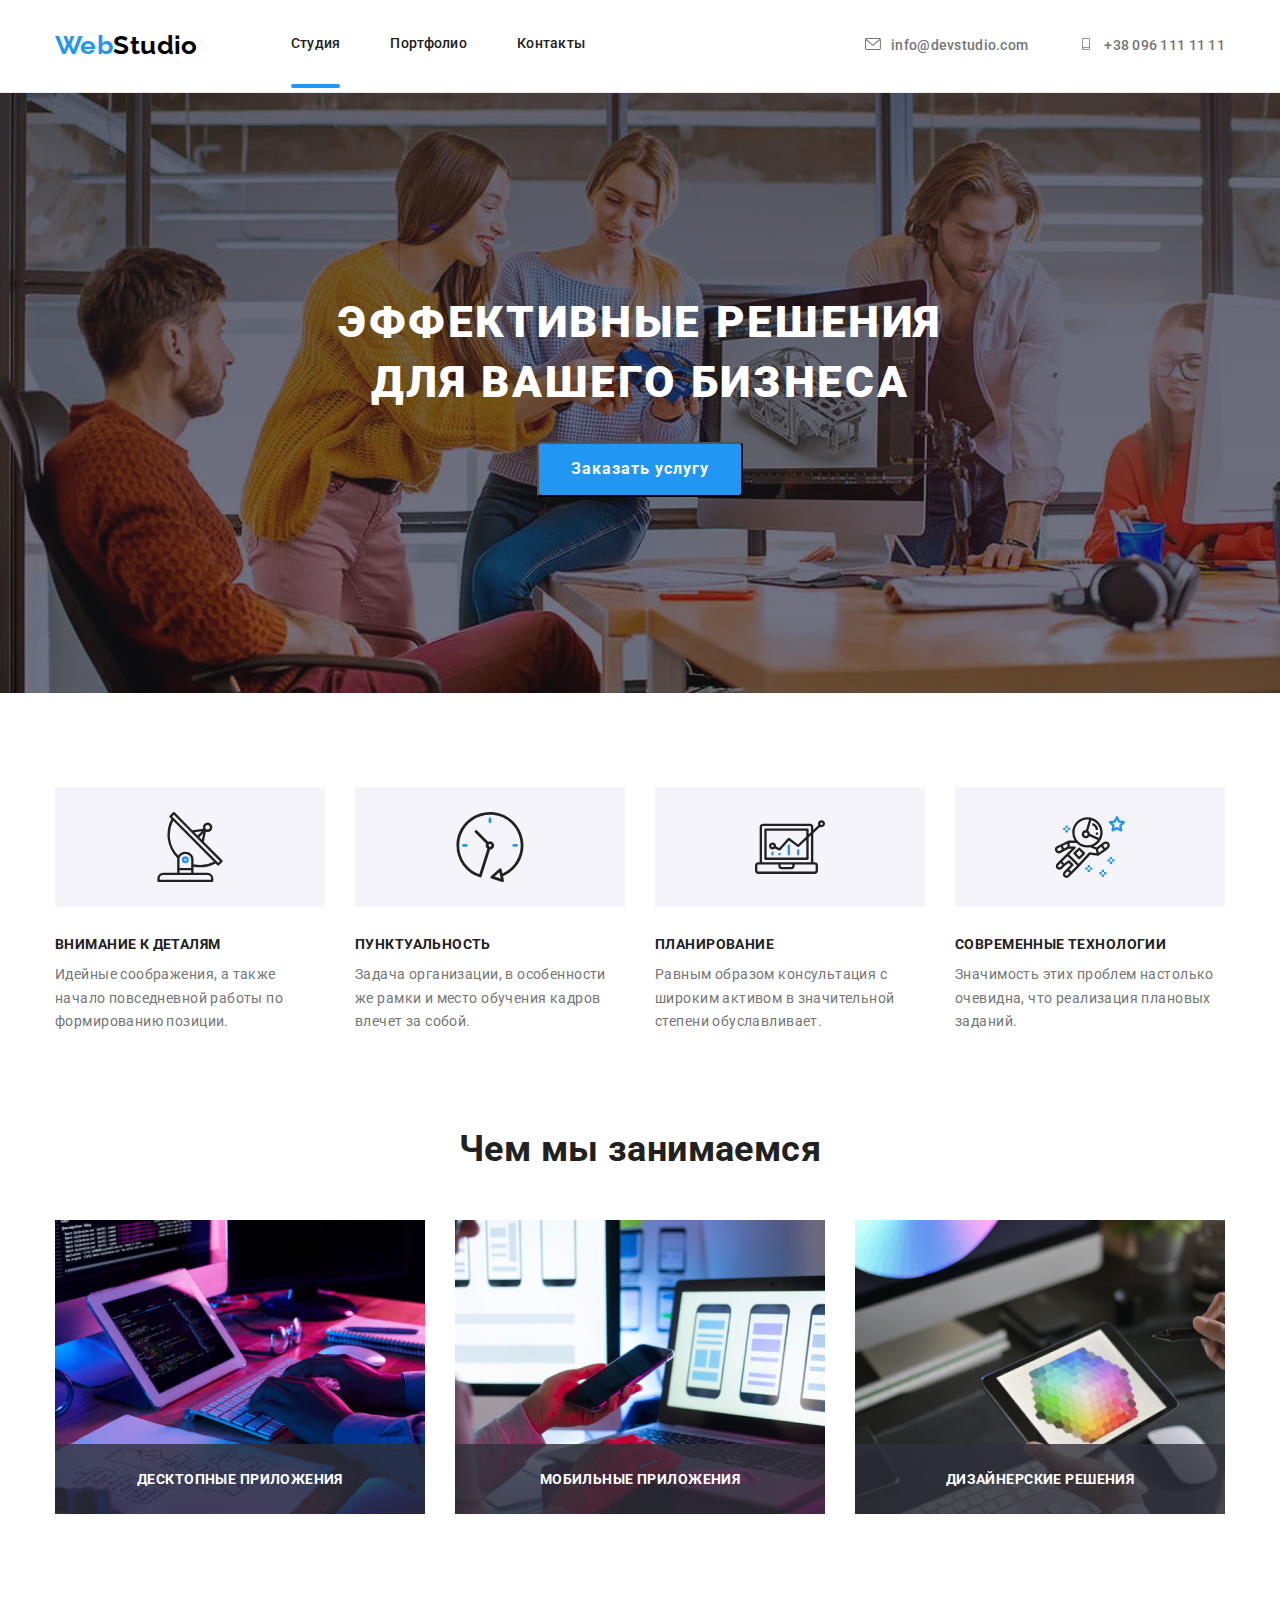
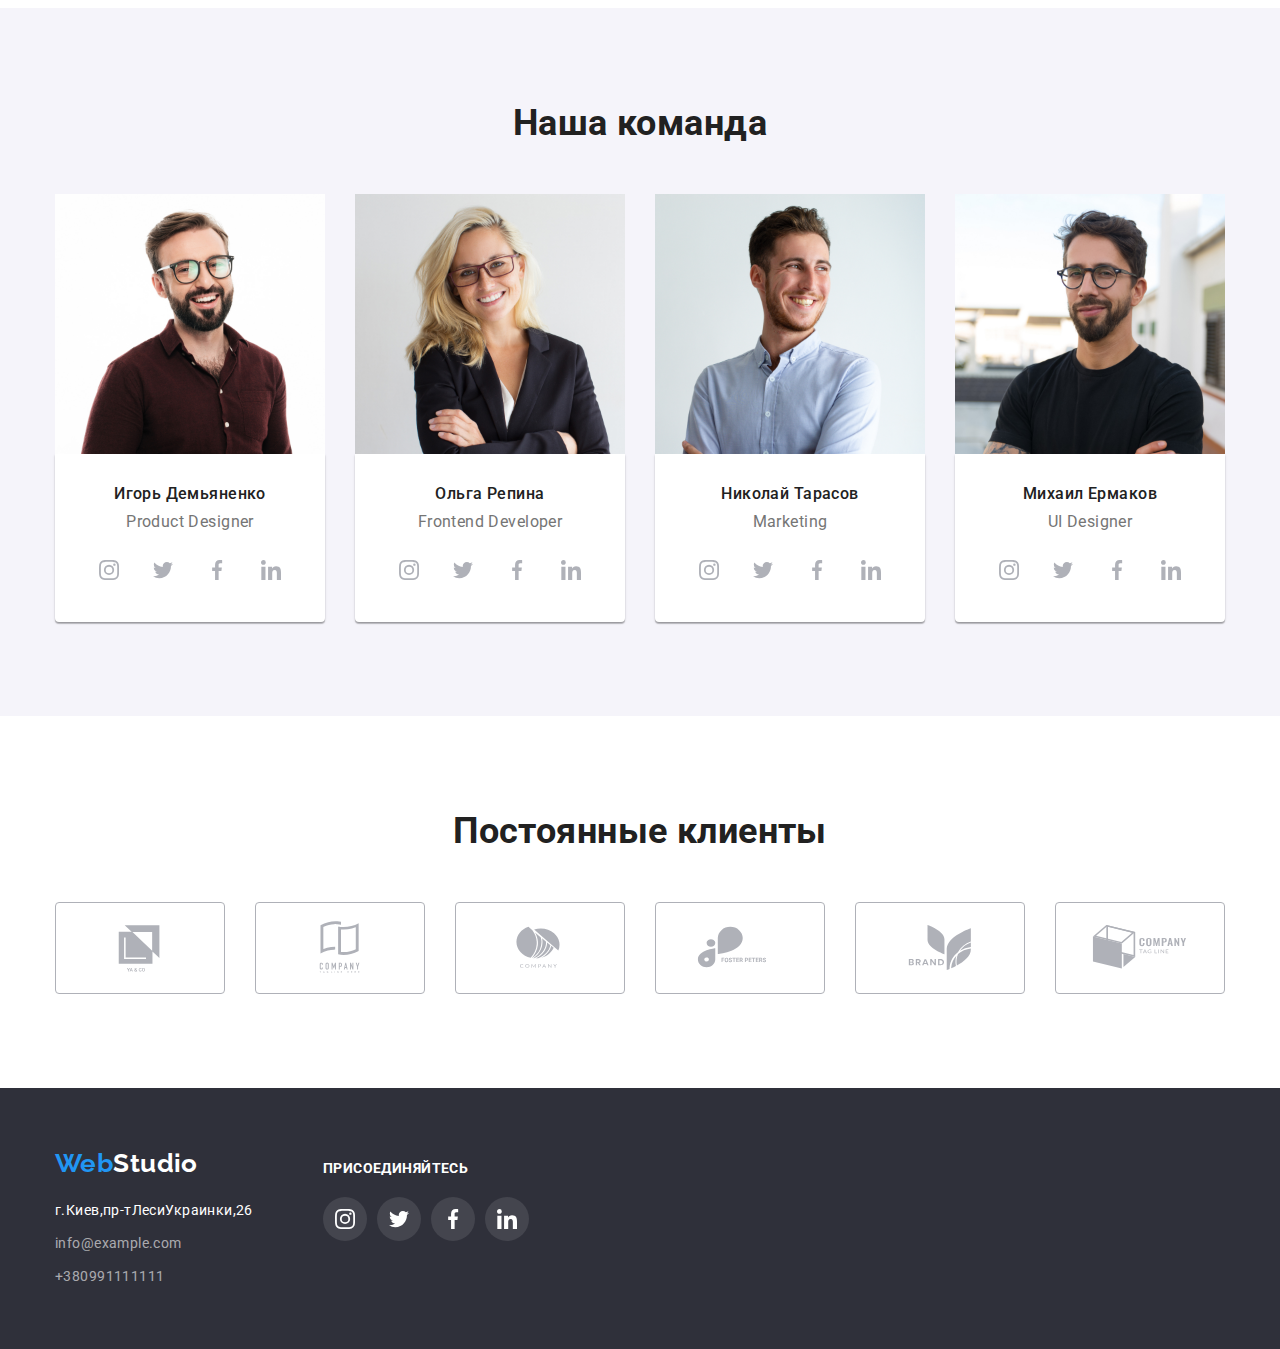
<file: index.html>
<!DOCTYPE html>
<html lang="ru">
<head>
    <meta charset="UTF-8">
    <meta http-equiv="X-UA-Compatible" content="IE=edge">
    <meta name="viewport" content="width=device-width, initial-scale=1.0">
    <title>Document</title>
    <link rel="preconnect" href="https://fonts.googleapis.com">
<link rel="preconnect" href="https://fonts.gstatic.com" crossorigin>
<link href="https://fonts.googleapis.com/css2?family=Raleway:wght@700&family=Roboto:wght@400;500;700;900&display=swap" rel="stylesheet">
 <link rel="stylesheet" href="https://cdnjs.cloudflare.com/ajax/libs/modern-normalize/1.1.0/modern-normalize.min.css">
<link rel="stylesheet" href="./css/styles.css">
</head>
<body>
       <header class="page-header">
        <div class="container main-nav">
            <nav>
                <a href="" class="logo">
                 <span class="logo2">Web</span>Studio
                </a>
               <ul class="site-nav list">
                   <li class="nav-item"><a class="active" href="./index.html">Студия</a></li>
                   <li class="nav-item"><a href="./portfolio.html">Портфолио</a></li>
                   <li class="nav-item"><a href="">Контакты</a></li>
               </ul>
            </nav>
               <ul class="connection list">
                   <li class="nav-item">
                    <a href="" class="connection-email"><svg class="connection-icon" width="16px" height="12px">
                       <use href="./images/icons.svg#mail-hover"></use>
                   </svg>info@devstudio.com</a></li>
                   <li class="nav-item">
                    <a href="" class="connection-tel"><svg class="connection-icon" width="10px" height="16px">
                        <use href="./images/icons.svg#smartphone"></use>
                    </svg>+38 096 111 11 11</a></li>
               </ul>
        </div>
    </header> 
                
    <main>
    
   <section class="hero section">
       <div class="container">
       <h1 class="main-title">Эффективные решения<br> для вашего бизнеса</h1>
       <button type="button" class="button" data-modal-open>Заказать услугу</button>
    </div>
    <div class="backdrop is-hidden" data-modal>
        <div class="modal">
            <svg class="modal-icon" height="11px" width="11px">
                <use href="./images/icons.svg#icon-close-black" data-modal-close></use>
            </svg>
        </div>
    </div>
    </section>
   <section class="section">
    <div class="container">
    <h2 class="second-title visually-hidden">Принципы</h2>
       <ul class="principlist list">
           <li class="principlist-subtitle">
               <div class="icon-box">
                   <svg class="principlist-icon" height="70px" width="70px">
                   <use href="./images/icons.svg#antenna-1"></use>
               </svg> </div>
               <h3 class="subtitle">Внимание к деталям</h3>
               <p>Идейные соображения, а также начало повседневной работы по формированию позиции.</p>
            </li>
            <li class="principlist-subtitle">
               <div class="icon-box">
                <svg class="principlist-icon" height="70px" width="70px">
                    <use href="./images/icons.svg#clock-1"></use>
                </svg></div>
                <h3 class="subtitle">Пунктуальность</h3>
                <p>Задача организации, в особенности же рамки и место обучения кадров влечет за собой.</p>
             </li>
             <li class="principlist-subtitle">
               <div class="icon-box">
                <svg class="principlist-icon" height="70px" width="70px">
                    <use href="./images/icons.svg#diagram-1"></use>
                </svg></div>
                <h3 class="subtitle">Планирование</h3>
                <p>Равным образом консультация с широким активом в значительной степени обуславливает.</p>
             </li>
             <li class="principlist-subtitle"> 
                <div class="icon-box">
                <svg class="principlist-icon" height="70px" width="70px">
                    <use href="./images/icons.svg#astronaut-1"></use>
                </svg></div>
                 <h3 class="subtitle">Современные технологии</h3>
                <p>Значимость этих проблем настолько очевидна, что реализация плановых заданий.</p>
             </li>
       </ul>
    </div>
   </section>
   <section class="title section">
       <div class="container">
       <h2 class="second-title list">Чем мы занимаемся</h2>
       <ul class="principlist list">
           <li class="foto-list">
            <div class="principlist-img"><img src="./images/1.jpg" alt="Рабочий процес програмирования" width="370">
            <div class="descript"> <p class="principlist-text">Десктопные приложения</p></div></div>
            </li>
           <li class="foto-list">
            <div class="principlist-img"><img src="./images/2.jpg" alt="Ноутбук и смартфон" width="370">
            <div class="descript"> <p class="principlist-text">Мобильные приложения</p> </div></div>
        </li>
           <li class="foto-list">
            <div class="principlist-img"><img src="./images/3.png" alt="Цветовая палитра на экране планшета" width="370">
            <div class="descript"> <p class="principlist-text">Дизайнерские решения</p> </div></div>
        </li>
       </ul>
    </div>
    </section>
   <section class="title-team section">
       <div class="container">
       <h2 class="second-title list">Наша команда</h2>
       <ul class="principlist list">
           <li class="team-list">
            <img src="./images/4.jpg" class="foto" alt="Фото Игоря Демьяненко" width="270">
        <div class="team">
            <h3 class="title-people">Игорь Демьяненко</h3>
            <p class="text">Product Designer</p>
                <ul class="social-group list"> 
        <li class="icon-list">
            <a href="" class="social-link">
                <svg class="icon" height="20" width="20">
                  <use href="./images/icons.svg#instagram-grey"></use>
               </svg> 
            </a> 
        </li>
        <li class="icon-list">
            <a href="" class="social-link">
                <svg class="icon" height="20" width="20">
                  <use href="./images/icons.svg#twitter-1"></use>
                </svg> 
            </a>
        </li>
        <li class="icon-list">
             <a href="" class="social-link">
                 <svg class="icon" height="20" width="20">
                     <use href="./images/icons.svg#facebook-1"></use>
                </svg> 
            </a>
        </li>
        <li class="icon-list">
             <a href="" class="social-link">
                 <svg class="icon" height="20" width="20">
                  <use href="./images/icons.svg#linkedin-1"></use>
                </svg> 
            </a>
         </li>
        </ul>  
        </div>
           </li>
           <li class="team-list">            
            <img src="./images/5.jpg" class="foto" alt="Фото Ольги Репиной" width="270">
        <div class="team">
            <h3 class="title-people">Ольга Репина</h3>
            <p class="text">Frontend Developer</p>
            <ul class="social-group list"> 
                <li class="icon-list">
                    <a href="" class="social-link">
                        <svg class="icon" height="20" width="20">
                          <use href="./images/icons.svg#instagram-grey"></use>
                       </svg> 
                    </a> 
                </li>
                <li class="icon-list">
                    <a href="" class="social-link">
                        <svg class="icon" height="20" width="20">
                          <use href="./images/icons.svg#twitter-1"></use>
                        </svg> 
                    </a>
                </li>
                <li class="icon-list">
                     <a href="" class="social-link">
                         <svg class="icon" height="20" width="20">
                             <use href="./images/icons.svg#facebook-1"></use>
                        </svg> 
                    </a>
                </li>
                <li class="icon-list">
                     <a href="" class="social-link">
                         <svg class="icon" height="20" width="20">
                          <use href="./images/icons.svg#linkedin-1"></use>
                        </svg> 
                    </a>
                 </li>
                </ul>  
        </div>
           </li>
           <li class="team-list">
            <img src="./images/6.jpg" class="foto" alt="Фото Николая Тарасова" width="270">
        <div class="team">
            <h3 class="title-people">Николай Тарасов</h3>
            <p class="text">Marketing</p>
            <ul class="social-group list"> 
                <li class="icon-list">
                    <a href="" class="social-link">
                        <svg class="icon" height="20" width="20">
                          <use href="./images/icons.svg#instagram-grey"></use>
                       </svg> 
                    </a> 
                </li>
                <li class="icon-list">
                    <a href="" class="social-link">
                        <svg class="icon" height="20" width="20">
                          <use href="./images/icons.svg#twitter-1"></use>
                        </svg> 
                    </a>
                </li>
                <li class="icon-list">
                     <a href="" class="social-link">
                         <svg class="icon" height="20" width="20">
                             <use href="./images/icons.svg#facebook-1"></use>
                        </svg> 
                    </a>
                </li>
                <li class="icon-list">
                     <a href="" class="social-link">
                         <svg class="icon" height="20" width="20">
                          <use href="./images/icons.svg#linkedin-1"></use>
                        </svg> 
                    </a>
                 </li>
                </ul>  
        </div>
           </li>
           <li class="team-list"> 
            <img src="./images/7.jpg" class="foto" alt="Фото Михаила Ермакова" width="270">
         <div class="team">
            <h3 class="title-people">Михаил Ермаков</h3>
            <p class="text">UI Designer</p>
            <ul class="social-group list"> 
                <li class="icon-list">
                    <a href="" class="social-link">
                        <svg class="icon" height="20" width="20">
                          <use href="./images/icons.svg#instagram-grey"></use>
                       </svg> 
                    </a> 
                </li>
                <li class="icon-list">
                    <a href="" class="social-link">
                        <svg class="icon" height="20" width="20">
                          <use href="./images/icons.svg#twitter-1"></use>
                        </svg> 
                    </a>
                </li>
                <li class="icon-list">
                     <a href="" class="social-link">
                         <svg class="icon" height="20" width="20">
                             <use href="./images/icons.svg#facebook-1"></use>
                        </svg> 
                    </a>
                </li>
                <li class="icon-list">
                     <a href="" class="social-link">
                         <svg class="icon" height="20" width="20">
                          <use href="./images/icons.svg#linkedin-1"></use>
                        </svg> 
                    </a>
                 </li>
                </ul>  
        </div>
        </li>
       </ul>
    </div>   
   </section>
<section class="section">
    <div class="container">
        <h2 class="second-title list">Постоянные клиенты</h2>
           <ul class="principlist list">
               <li class="client-list">
                   <a href="" class="client">
                       <svg class="client-logo" height="60" width="106">
                       <use href="./images/icons.svg#Logo"></use>
                   </svg> 
                </a>
                </li>
                <li class="client-list">
                    <a href="" class="client">
                        <svg class="client-logo" height="60" width="106">
                        <use href="./images/icons.svg#Logo-1"></use>
                    </svg> </a>
                 </li>
                 <li class="client-list">
                    <a href="" class="client">
                        <svg class="client-logo" height="60" width="106">
                        <use href="./images/icons.svg#Logo-2"></use>
                    </svg> </a>
                 </li>
                 <li class="client-list">
                    <a href="" class="client">
                        <svg class="client-logo" height="60" width="106">
                        <use href="./images/icons.svg#Logo-3"></use>
                    </svg> </a>
                 </li>
                 <li class="client-list">
                    <a href="" class="client">
                        <svg class="client-logo" height="60" width="106">
                        <use href="./images/icons.svg#Logo-4"></use>
                    </svg> </a>
                 </li>
                 <li class="client-list">
                    <a href="" class="client">
                        <svg class="client-logo" height="60" width="106">
                        <use href="./images/icons.svg#Logo-5"></use>
                    </svg> </a>
                 </li>

            </ul>           
   </div>                
</section>
</main>


<footer>
    <section class="page-footer">
    <div class="container footer-container">
    <div class="logo-contacts">
        <a href="" class="logo-footer ">
        <span class="logo-footer2">Web</span>Studio
       </a>
  <address class="contacts">
        <ul class="list-contacts list">
            <li><a href="" class="contacts-addres">г.Киев,пр-тЛесиУкраинки,26</a></li>
            <li><a href="mailto:info@example.com" class="contacts-mail">info@example.com</a></li>
            <li><a href="tel:+380991111111" class="contacts-tel">+380991111111</a></li>
        </ul>
    </address>
</div>
<div class="networks-box">
<h3 class="networks-title">Присоединяйтесь</h3>
<ul class="networks list">
    <li class="networks-list">
        <a href="" class="networks-link">
            <svg class="networks-icon" height="20" width="20">
              <use href="./images/icons.svg#instagram-grey"></use>
           </svg> 
        </a> 
    </li>
    <li class="networks-list">
        <a href="" class="networks-link">
            <svg class="networks-icon" height="20" width="20">
              <use href="./images/icons.svg#twitter-1"></use>
           </svg> 
        </a> 
    </li>
    <li class="networks-list">
        <a href="" class="networks-link">
            <svg class="networks-icon" height="20" width="20">
              <use href="./images/icons.svg#facebook-1"></use>
           </svg> 
        </a> 
    </li>
    <li class="networks-list">
        <a href="" class="networks-link">
            <svg class="networks-icon" height="20" width="20">
              <use href="./images/icons.svg#linkedin-1"></use>
           </svg> 
        </a> 
    </li>
</ul>
</div>
</div>
</section>
</footer>
<script src="./js/modal.js"></script>
</body>
</html>
</file>
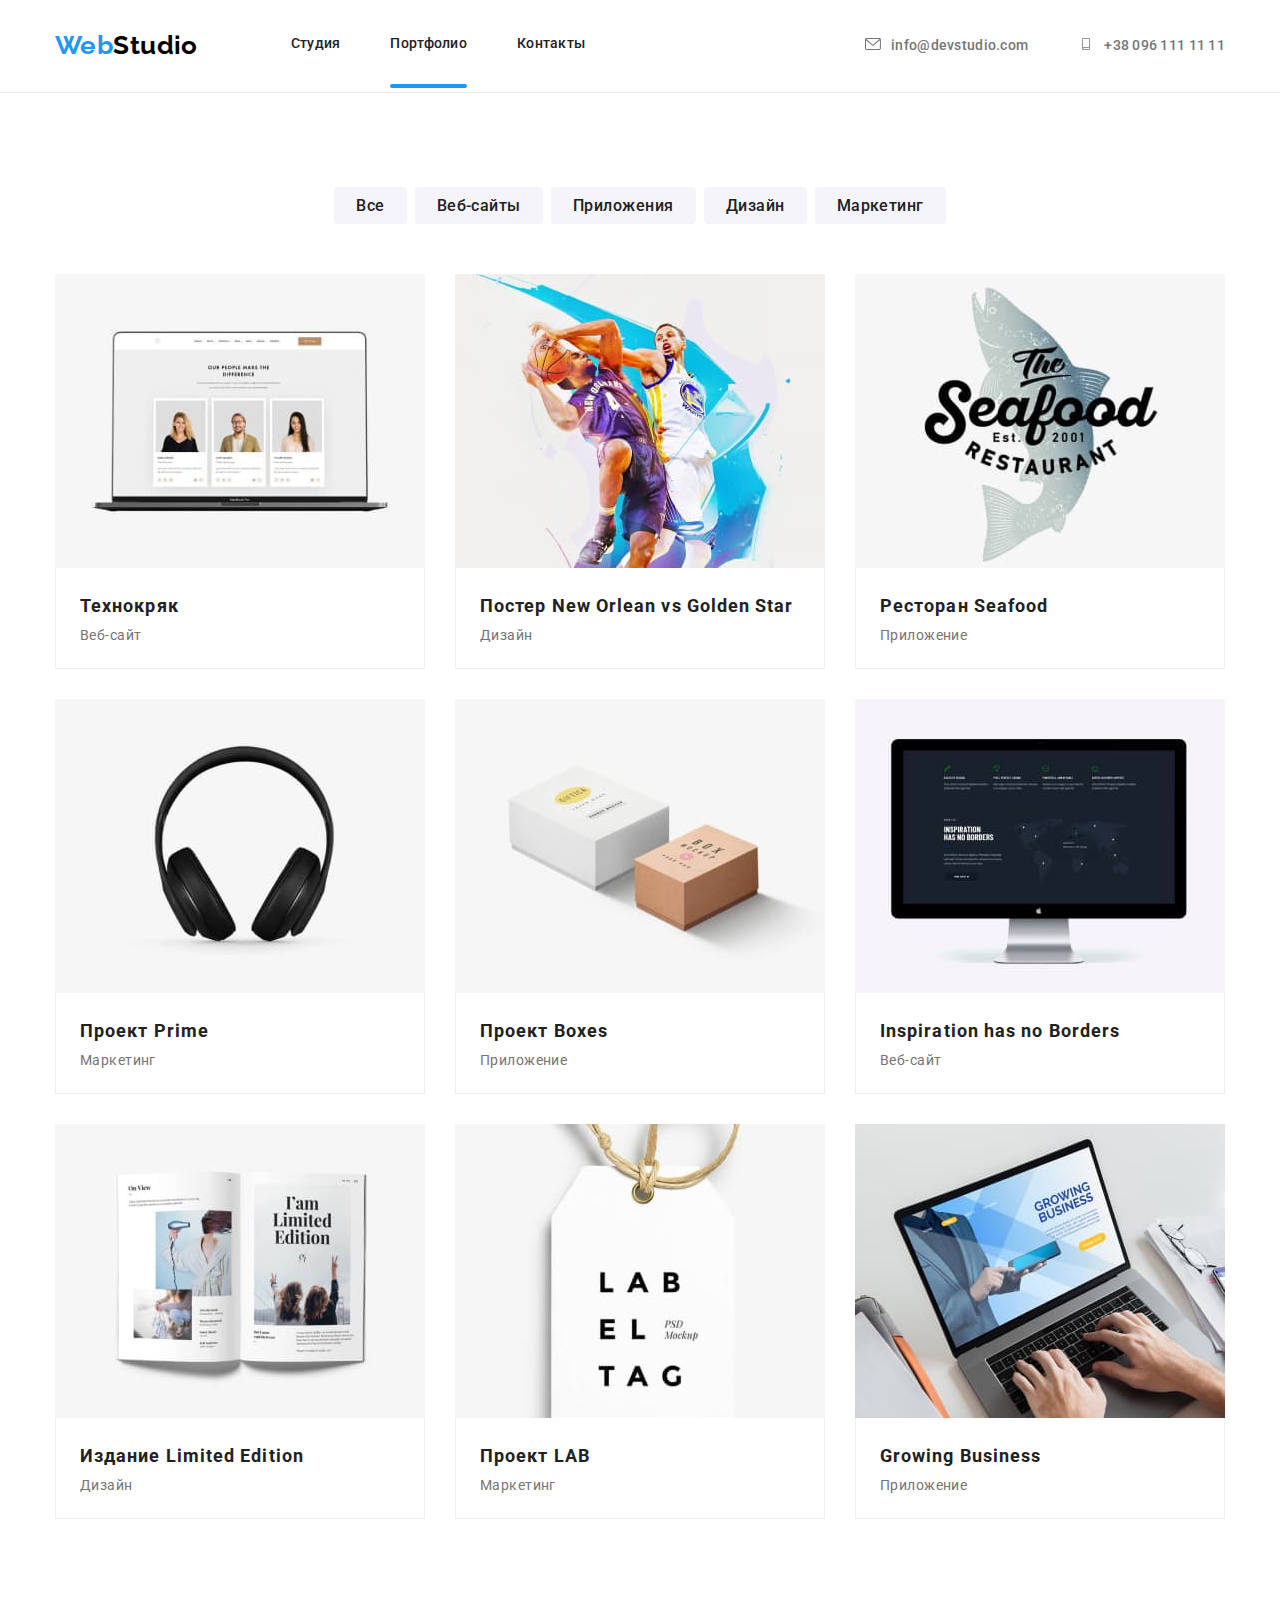
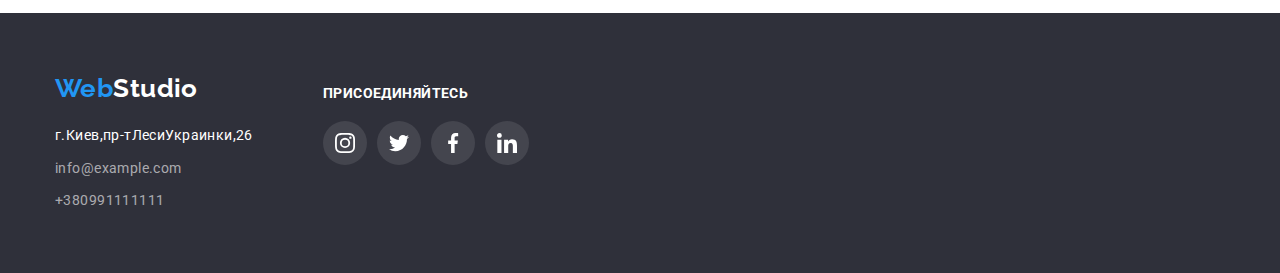
<file: portfolio.html>
<!DOCTYPE html>
<html lang="ru">
<head>
    <meta charset="UTF-8">
    <meta http-equiv="X-UA-Compatible" content="IE=edge">
    <meta name="viewport" content="width=device-width, initial-scale=1.0">
    <title>Document</title>
    <link rel="preconnect" href="https://fonts.googleapis.com">
<link rel="preconnect" href="https://fonts.gstatic.com" crossorigin>
<link href="https://fonts.googleapis.com/css2?family=Raleway:wght@700&family=Roboto:wght@400;500;700;900&display=swap" rel="stylesheet">
   <link rel="stylesheet" href="https://github.com/sindresorhus/modern-normalize/blob/main/modern-normalize.css">
   <link rel="stylesheet" href="https://cdnjs.cloudflare.com/ajax/libs/modern-normalize/1.1.0/modern-normalize.min.css">
   <link rel="stylesheet" href="./css/styles.css">
</head>
<body>
    <header class="page-header">
        <div class="container main-nav">
            <nav>
                <a href="" class="logo">
                 <span class="logo2">Web</span>Studio
                </a>
               <ul class="site-nav list">
                   <li class="nav-item"><a href="./index.html">Студия</a></li>
                   <li class="nav-item"><a class="active" href="./portfolio.html">Портфолио</a></li>
                   <li class="nav-item"><a href="">Контакты</a></li>
               </ul>
            </nav>
               <ul class="connection list">
                   <li class="nav-item">
                    <a href="" class="connection-email"><svg class="connection-icon" width="16px" height="12px">
                       <use href="./images/icons.svg#mail-hover"></use>
                   </svg>info@devstudio.com</a></li>
                   <li class="nav-item">
                    <a href="" class="connection-tel"><svg class="connection-icon" width="10px" height="16px">
                        <use href="./images/icons.svg#smartphone"></use>
                    </svg>+38 096 111 11 11</a></li>
               </ul>
        </div>
    </header> 
<main>
    <section class="section">
    <h1 class="visually-hidden">Наши работы</h1>
    <div class="container">
    <ul class="filter list">
        <li class="filter-block"><button type="button" class="filter-button">Все</button></li>
        <li class="filter-block"><button type="button" class="filter-button">Веб-сайты</button></li>
        <li class="filter-block"><button type="button" class="filter-button">Приложения</button></li>
        <li class="filter-block"><button type="button" class="filter-button">Дизайн</button></li>
        <li class="filter-block"><button type="button" class="filter-button">Маркетинг</button></li>
    </ul>
</div>
    <div class="container">
    <ul class="progect list">
        <li class="item">
           <div class="item-box">
           <img src="./images/Технокряк.jpg" class="item-img" alt="Изображение сайта на ноутбуке" width="370">
           <p class="text-descript">Технокряк это современная площадка распространения коронавируса. Компании используют эту платформу для цифрового шпионажа и атак на защищённые сервера конкурентов.</p>
        </div>
        <div class="item-border">
            <h2 class="item-list">Технокряк</h2>
            <p>Веб-сайт</p>
        </div> 
        </li>
        <li class="item">
            <div class="item-box">
            <img src="./images/постер.jpg" class="item-img" alt="Игра в баскетбол" width="370">
            <p class="text-descript">Технокряк это современная площадка распространения коронавируса. Компании используют эту платформу для цифрового шпионажа и атак на защищённые сервера конкурентов.</p>
        </div>
            <div class="item-border">
            <h2 class="item-list">Постер New Orlean vs Golden Star</h2>
            <p>Дизайн</p>
        </div>    
        </li>
        <li class="item">
            <div class="item-box">
            <img src="./images/ресторан.jpg" class="item-img" alt="Логотип ресторана" width="370">
            <p class="text-descript">Технокряк это современная площадка распространения коронавируса. Компании используют эту платформу для цифрового шпионажа и атак на защищённые сервера конкурентов.</p>
        </div>
            <div class="item-border">
            <h2 class="item-list">Ресторан Seafood</h2>
            <p>Приложение</p>
        </div>
        </li>
        <li class="item">
            <div class="item-box">
            <img src="./images/проектпрайм1.jpg" class="item-img" alt="Наушники" width="370">
            <p class="text-descript">Технокряк это современная площадка распространения коронавируса. Компании используют эту платформу для цифрового шпионажа и атак на защищённые сервера конкурентов.</p>
        </div>    
        <div class="item-border">
            <h2 class="item-list">Проект Prime</h2>
            <p>Маркетинг</p>
        </div>
        </li>
        <li class="item">
            <div class="item-box">
            <img src="./images/проектбоксес.jpg" class="item-img" alt="Упаковочные коробки" width="370">
            <p class="text-descript">Технокряк это современная площадка распространения коронавируса. Компании используют эту платформу для цифрового шпионажа и атак на защищённые сервера конкурентов.</p>
        </div>
            <div class="item-border">
            <h2 class="item-list">Проект Boxes</h2>
            <p>Приложение</p>
        </div>
        </li>
        <li class="item">
            <div class="item-box">
            <img src="./images/инспирейшн.jpg" class="item-img" alt="Изображен сайт на мониторе" width="370">
            <p class="text-descript">Технокряк это современная площадка распространения коронавируса. Компании используют эту платформу для цифрового шпионажа и атак на защищённые сервера конкурентов.</p>
        </div>
            <div class="item-border">    
            <h2 class="item-list">Inspiration has no Borders</h2>
            <p>Веб-сайт</p>
        </div>
        </li>
        <li class="item">
            <div class="item-box">
            <img src="./images/издание.jpg" class="item-img" alt="Открытая книга" width="370">
            <p class="text-descript">Технокряк это современная площадка распространения коронавируса. Компании используют эту платформу для цифрового шпионажа и атак на защищённые сервера конкурентов.</p>
        </div>
            <div class="item-border">    
            <h2 class="item-list">Издание Limited Edition</h2>
            <p>Дизайн</p>
        </div>
        </li>
        <li class="item">
            <div class="item-box">
            <img src="./images/проектлаб.jpg" class="item-img" alt="Ярлык" width="370">
            <p class="text-descript">Технокряк это современная площадка распространения коронавируса. Компании используют эту платформу для цифрового шпионажа и атак на защищённые сервера конкурентов.</p>
        </div>
            <div class="item-border">
            <h2 class="item-list">Проект LAB</h2>
            <p>Маркетинг</p>
        </div>
        </li>
        <li class="item">
            <div class="item-box">
            <img src="./images/грувин.jpg" class="item-img" alt="Парень печатает на ноутбуке" width="370">
            <p class="text-descript">Технокряк это современная площадка распространения коронавируса. Компании используют эту платформу для цифрового шпионажа и атак на защищённые сервера конкурентов.</p>
        </div>
            <div class="item-border">
            <h2 class="item-list">Growing Business</h2>
            <p>Приложение</p>
        </div>
        </li>
    </ul>
</div>
</section>
</main>
<footer>
    <section class="page-footer">
        <div class="container footer-container">
        <div class="logo-contacts">
            <a href="" class="logo-footer ">
            <span class="logo-footer2">Web</span>Studio
           </a>
      <address class="contacts">
            <ul class="list-contacts list">
                <li><a href="" class="contacts-addres">г.Киев,пр-тЛесиУкраинки,26</a></li>
                <li><a href="mailto:info@example.com" class="contacts-mail">info@example.com</a></li>
                <li><a href="tel:+380991111111" class="contacts-tel">+380991111111</a></li>
            </ul>
        </address>
    </div>
    <div class="networks-box">
    <h3 class="networks-title">Присоединяйтесь</h3>
    <ul class="networks list">
        <li class="networks-list">
            <a href="" class="networks-link">
                <svg class="networks-icon" height="20" width="20">
                  <use href="./images/icons.svg#instagram-grey"></use>
               </svg> 
            </a> 
        </li>
        <li class="networks-list">
            <a href="" class="networks-link">
                <svg class="networks-icon" height="20" width="20">
                  <use href="./images/icons.svg#twitter-1"></use>
               </svg> 
            </a> 
        </li>
        <li class="networks-list">
            <a href="" class="networks-link">
                <svg class="networks-icon" height="20" width="20">
                  <use href="./images/icons.svg#facebook-1"></use>
               </svg> 
            </a> 
        </li>
        <li class="networks-list">
            <a href="" class="networks-link">
                <svg class="networks-icon" height="20" width="20">
                  <use href="./images/icons.svg#linkedin-1"></use>
               </svg> 
            </a> 
        </li>
    </ul>
    </div>
    </div>
    </section>
</footer>
</body>
</html>
</file>
<file: css/styles.css>
/*цвет заголовков #212121 */
/*цвет акцента #2196F3 */
/*цвет текста #757575 */
/* белый #FFFFFF */
/* темный фон #2F303A */
/* светлый фон #F5F4FA */

:root {
    --black: #212121 ;
    --accent-color: #2196F3;
    --text-color: #757575;
    --white: #FFFFFF;
    --dark-background: #2F303A;
    --light-background: #F5F4FA;
    --social-icon:#afb1b8;
    --animation-transition:250ms cubic-bezier(0.4, 0, 0.2, 1);
    }
    
    .list {
    padding: 0;
    margin: 0;
    list-style: none;
}
.visually-hidden {
    position: absolute;
    width: 1px;
    height: 1px;
    margin: -1px;
    padding: 0;
    overflow: hidden;
    border: 0;
    clip: rect(0 0 0 0)
}

body {
    background-color: #fff;
    color: #757575;
    font-family: Roboto, sans-serif;
    font-style:normal;
font-weight: 400;
font-size: 14px;
line-height: 1.7;
letter-spacing: 0.03em;
} 
.section {
    padding-top: 94px;
    padding-bottom: 94px;
}
.page-header {
    border-bottom:1px solid rgba(236, 236, 236, 1);
}
.container {
    width: 1200px;
    padding-left: 15px;
    padding-right: 15px;
    margin-left: auto;
    margin-right: auto;
     }
  
    
  
    
   
 .logo {
     color: black;
     font-family: Raleway, cursive, sans-serif;
     font-weight: 700;
     font-size: 26px;
line-height: 1.19;
text-decoration: none;
     }  
     .logo2  {
    color: #2196F3
   }
/*Main-nav*/
.main-nav {
    display: flex;
    align-items: center;

    }
/* Site-nav */
.site-nav {
    display: flex;
    margin-left: 93px;
    padding-top: 32px;
    padding-bottom: 32px;
}
nav {
    display: flex;
    align-items: center;
}
.site-nav .item {
    display: flex;
    padding-top: 32px;
    padding-bottom: 32px;
    }
.site-nav .nav-item + .nav-item {
    margin-left: 50px;
  }
.site-nav a{
   
color:var(--black); 
font-weight: 500;
line-height: 1.14;
letter-spacing: 0.02em; 
text-decoration: none; 
transition: var(--animation-transition);
}

.site-nav a:hover,
.site-nav a:focus {
   color: var(--accent-color);
}

.active::after {
    content: "";
    display: block;
    position: relative;
    top: 28px;
    bottom: 0;
    width: 100%;
    height: 4px;
    background-color: var(--accent-color);
    border-radius: 4px;
}

.active-page {
    color: var(--accent-color);
}
/*Connection */
.connection {
    display: flex;
    margin-left: auto;
    }
.connection .nav-item + .nav-item {
    margin-left: 50px;
}
.connection a{
    font-family: Roboto;
font-weight: 500;
font-size: 14px;
line-height: 1.14;
letter-spacing: 0.02em;
color: var(--text-color);
text-decoration: none;
transition: var(--animation-transition);
}

.connection-email:hover .connection-icon,
.connection-email:focus .connection-icon,
.connection-tel:hover .connection-icon,
.connection-tel:focus .connection-icon {
    fill: var(--accent-color);
    }
.connection a:hover, 
.connection a:focus {
    color: var(--accent-color);
 }

.connection-icon {
    padding: 0;
    width: 16px;
    height: 12px;
    margin-right: 10px;
    fill: var(--text-color);
}
/*.connection-phone {
    width: 10px;
    height: 16px;
    margin-right: 10px;
    fill: var(--text-color);
}*/


/* Title */
.title {
   padding-top: 0;
    }
.hero {
   text-align: center;
 background-image: linear-gradient(rgba(47, 48, 58, 0.4),
 rgba(47, 48, 58, 0.233)),
 url("../images/Fon-header.jpg");  
 background-repeat: no-repeat;
 height: 600px;  
 max-width: 1600px; 
 margin-left: auto;
 margin-right: auto;
 padding-top: 200px;
 padding-bottom: 200px;
    }

.main-title {
    margin-top: 0;
    margin-bottom: 0;
    
    padding-bottom: 30px;
    text-transform: uppercase;
    color: var(--white);
    font-weight: 900;
font-size: 44px;
line-height: 1.36;
letter-spacing: 0.06em;
}

.button {
    display: inline-block;
    cursor: pointer;
    font-family: inherit;
    color: var(--white);
    background-color: var(--accent-color);
    font-weight: 700;
    border-radius: 4px;
    padding: 10px 32px;
    margin-left: auto;
    margin-right: auto;
    min-width: 200px;
font-size: 16px;
line-height: 1.88;
display: flex;
text-align: center;
letter-spacing: 0.06em;
}
.backdrop {
    position: fixed;
    top: 0;
    left: 0;
    width: 100%;
    height: 100%;
    z-index: 1;
    background-color: rgba(0, 0, 0, 0.2);
    transition: var(--animation-transition)
}
.backdrop.is-hidden {
    visibility: hidden;
    opacity: 0;
    pointer-events: none;
}
.modal {
    position: absolute;
    top: 50%;
    left: 50%;
    transform: translate(-50%, -50%);
    width: 528px;
    height: 581px;
    background-color: var(--white);
     
}
.modal-icon {
    position: absolute;
    top: 0;
    right: 0;
    display: flex;
    justify-content:center;
    align-items: center;
   height: 30px;
   width: 30px;
   padding: 6px;
   fill: var(--black);
   border: 1px solid rgba(0, 0, 0, 0.1);
   border-radius: 50%;
}

/*Принципы*/ /*Чем мы занимаемся*/ 
 p {
    margin-top: 0;
    margin-bottom: 0;
   }

h3 {
    margin-top: 0;
    margin-bottom: 0px;
}
.second-title {
  margin-bottom: 50px;
  padding-top: 0;
  color: var(--black);
  font-weight: 700;
  font-size: 36px;
  line-height: 1.17;
  text-align: center;
  }
  
 .subtitle {
     margin-bottom: 10px;
    text-transform: uppercase;
    color: var(--black);
    font-weight: 700;
    font-size: 14px;
    line-height: 1.14;
 }

 .principlist {
     display: flex;
     }
.principlist-subtitle {
    display: block;
    width: 270px;
       }
  .principlist .principlist-subtitle + .principlist-subtitle {
    margin-left: 30px;
   }
.principlist .foto-list+.foto-list {
    margin-left: 30px;
}
.principlist-img {
    position: relative;
}
.descript {
    position: absolute;
    bottom: 0;
    display: flex;
    justify-content: center;
    align-items: center;
    width: 370px;
    height: 70px;
    background-color: rgba(47, 48, 58, 0.8);
}
.principlist-text {
  color: var(--white);
  text-transform: uppercase;
  font-weight: 700;
  font-size: 14px;
  line-height: 1.17;
}
.icon-box {
    display: flex;
    height: 120px;
    width: 270px;
    justify-content: center;
    align-items: center;
    background-color: rgba(245, 244, 250, 1);
    margin-bottom: 30px;   
}


/*Наша команда*/
img {
display: block;
max-width: 100%;
height: auto;
}
.title-team {
    background-color: var(--light-background);
}
.team-list {
    display: block; 
        }
.principlist .team-list+.team-list {
    margin-left: 30px;
}
.team {
    padding: 30px 0;
    background-color: var(--white);
    box-shadow: 0px 1px 3px rgba(0, 0, 0, 0.12), 0px 1px 1px rgba(0, 0, 0, 0.14), 0px 2px 1px rgba(0, 0, 0, 0.2);
    border-radius: 0px 0px 4px 4px;
}
 .title-people {
     margin-bottom: 10px;
     color: var(--black);
    font-weight: 500;
    font-size: 16px;
line-height: 1.19;
text-align: center;
 }
 .foto {
     margin-top: 0;
     margin-bottom: 0px;
 }
 .text {
     margin-top: 0;
     margin-bottom: 0px;
        color: var(--text-color);
        font-size: 16px;
    line-height: 1.18;
    text-align: center;
    }
.social-group {
        display: flex;
        justify-content:center;
        margin-top: 16px;
    }
.social-group .icon-list+.icon-list {
        margin-left: 10px;
    }
.social-link {
        display: flex;
        justify-content:center;
        align-items: center;
       height: 44px;
       width: 44px;
       fill: var(--text-color);
       border-radius: 50%;
       transition: var(--animation-transition);       
    }
.icon {
        fill: var(--social-icon);
        transition: var(--animation-transition);
    }
.social-link:hover .icon,
.social-link:focus .icon {
    fill: var(--white);
    background-color: var(--accent-color);
    } 
    .social-link:hover,
    .social-link:focus {
    background-color: var(--accent-color);
    
    } 
  
    /*Постоянные клиенты*/
    .client {
       display: flex;
        justify-content:center;
        align-items: center;
       height: 92px;
       width: 170px;
       fill: rgba(175, 177, 184, 1);
       border: 1px solid rgba(175, 177, 184, 1);
       border-radius: 4px; 
       transition: var(--animation-transition);
    }
.principlist .client-list+.client-list {
    margin-left: 30px;
}

.client:hover,
.client:focus {
    fill: var(--accent-color);
    border: 1px solid var(--accent-color);
   }

/* Footer */
footer {
            background-color: var(--dark-background);
}
.page-footer {
    padding-top: 60px;
    padding-bottom: 60px;
}
.footer-container {
    display: flex;

}
.logo-footer {
    display: block;
    margin-bottom: 20px;
    color: white;
    font-family: Raleway, cursive, sans-serif;
    font-weight: 700;
    font-size: 26px;
line-height: 1.19;
text-decoration: none;
    }  
    .logo-footer2  {
   color: #2196F3
  }
  .contacts-addres {
    display: block;
    margin-bottom: 9px;
    color: var(--white);
    text-decoration: none; 
    font-style: normal;
}
 .contacts-mail, 
.contacts-tel {
   display: block;  
   color: rgba(255, 255, 255, 0.6); 
   text-decoration: none; 
   font-style: normal;
}
.contacts-mail {
    display: block; 
    margin-bottom: 9px;
}
.networks {
    display: flex;
    justify-content: center;
    
   }
.networks-link {
    display: flex;
    height: 44px;
    width: 44px;
    justify-content:center;
    align-items: center;
    background-color: rgba(255, 255, 255, 0.1);
    border-radius: 50%;
    transition: var(--animation-transition);
}
.networks-icon {
   fill: var(--white);
   justify-content:center;
   align-items: center;
   transition: var(--animation-transition);
 }
.networks .networks-list+.networks-list {
    margin-left: 10px;
}
 .networks-link:hover .networks-icon,
 .networks-link:focus .networks-icon {
     background-color: var(--accent-color);
     }
  .networks-link:hover,
  .networks-link:focus {
     background-color: var(--accent-color);
 }
.networks-title {
    font-size: 14px;
    font-weight: 700;
    color: var(--white);
    line-height: 1.17;
    text-transform: uppercase;
    margin-bottom: 20px;
}
.networks-box {
    margin-left: 70px;
    margin-top: 12px;
}


/* ПОРТФОЛИО*/

.filter {
    display: flex;
    justify-content: center;
    margin-bottom: 50px;
    }
.filter .filter-block + .filter-block {
        margin-left: 8px;
      }
.filter-button {
padding: 6px 22px;
border: none;
border-radius: 4px;
font-family: Roboto;   
 cursor: pointer;
 color: var(--black);
 background: var(--light-background);
font-weight: 500;
font-size: 16px;
line-height: 1.6; 
text-align: center;
letter-spacing: 0.03em;
transition: var(--animation-transition);
}
button:hover,
button:focus {
    color: var(--white);
    background: var(--accent-color);
    box-shadow: 0px 1px 3px rgba(0, 0, 0, 0.12), 0px 1px 1px rgba(0, 0, 0, 0.14), 0px 2px 1px rgba(0, 0, 0, 0.2);
}
.progect {
    display: flex;
    flex-wrap: wrap;
}
.item {
    display: block;
    
    width: 370px;
    margin-right: 30px;
    margin-bottom: 30px;
    transition: var(--animation-transition);
    }

.item:hover,
.item:focus {
    box-shadow: 0px 1px 3px rgba(0, 0, 0, 0.12), 0px 1px 1px rgba(0, 0, 0, 0.14), 0px 2px 1px rgba(0, 0, 0, 0.2);
}
    .item-border {
    padding: 20px 24px;
    border-right: 1px solid rgba(238, 238, 238, 1);
    border-bottom: 1px solid rgba(238, 238, 238, 1);
    border-left: 1px solid rgba(238, 238, 238, 1);
}
.item:nth-child(3n) {
    margin-right: 0;
}
.item:nth-last-child(-n+3) {
    margin-bottom: 0;
}
.item h2 {
    
    margin-top: 0;
    margin-bottom: 0;
    color: var(--black);
    font-weight: 700;
font-size: 18px;
line-height: 2;
letter-spacing: 0.06em;
}
 
.item-box {
    position: relative;
}
.text-descript {
 position: absolute;
 width: 100%;
 height: 100%;
 top: 0;
 right: 0;
 padding: 63px 24px;
 color: var(--white);
 background-color: rgba(33, 150, 243, 0.9);
 font-weight: 400;
 font-size: 18px;
 line-height: 1.56;
 transform: translateY(100%);
 transition: var(--animation-transition);
 opacity: 0;
 }
.item-box:hover .text-descript {
transform: translateY(0);
opacity: 1;
}
</file>
